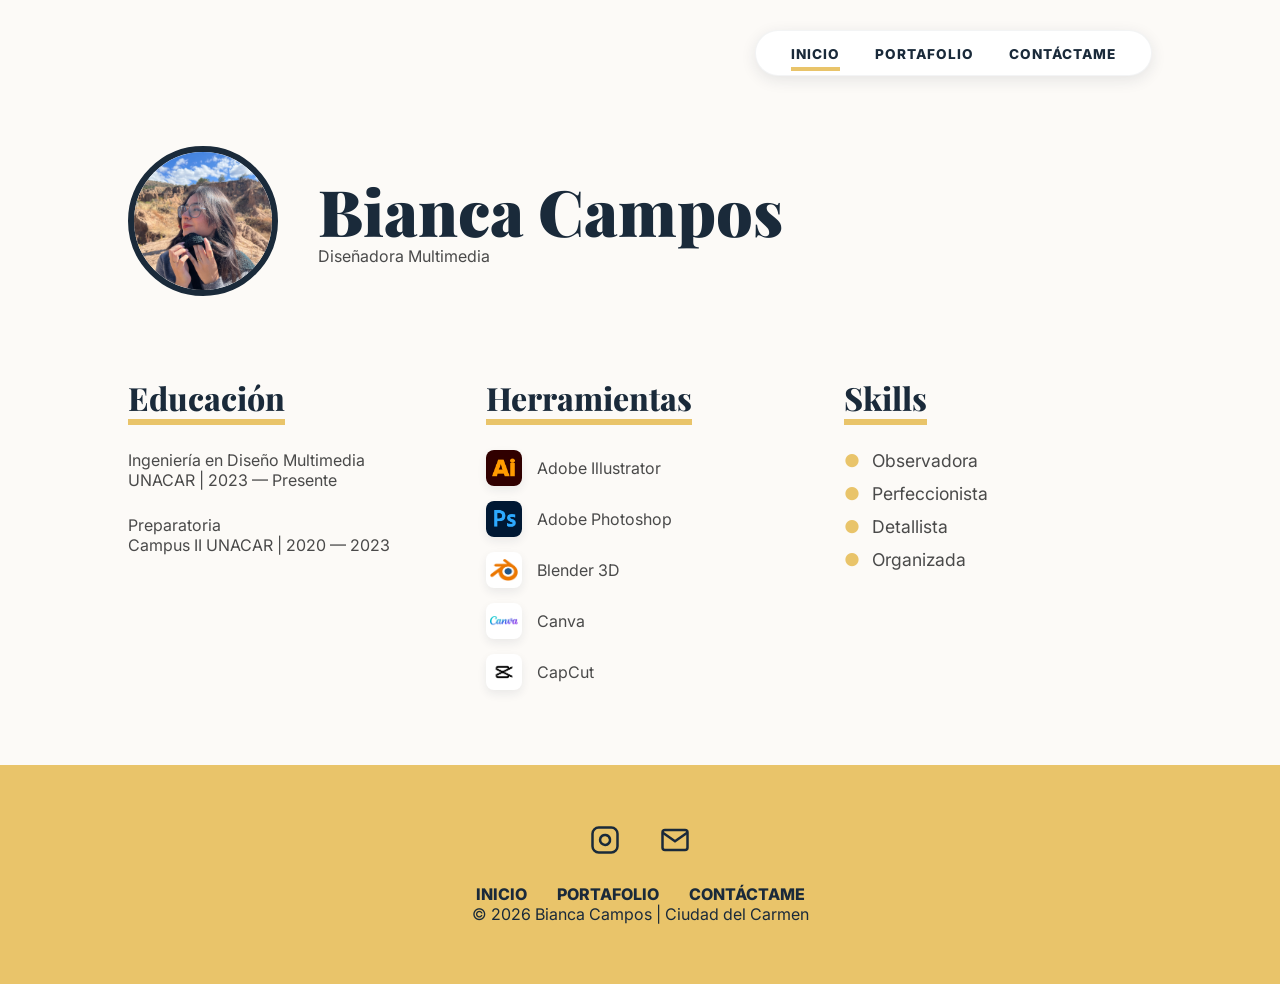
<file: index.html>
<!DOCTYPE html>
<html lang="es">
<head>
    <meta charset="UTF-8">
    <meta name="viewport" content="width=device-width, initial-scale=1.0">
    <title>CV Bianca Campos</title>
    <link rel="stylesheet" href="css/styles.css">
    <link href="https://fonts.googleapis.com/css2?family=Playfair+Display:wght@800;900&family=Inter:wght@400;700;800&display=swap" rel="stylesheet">
</head>
<body>

    <header class="header-main">
        <nav class="nav-oval">
            <ul class="nav-links">
                <li><a href="index.html" class="active">INICIO</a></li>
                <li><a href="portafolio.html">PORTAFOLIO</a></li>
                <li><a href="contacto.html">CONTÁCTAME</a></li>
            </ul>
        </nav>
    </header>

    <main>
        <section class="hero-minimal">
            <div class="hero-perfil">
                <div class="foto-circulo">
                    <img src="img/foto_perfil.jpeg" alt="Bianca Campos">
                </div>
                <div class="hero-texto">
                    <h1>Bianca Campos</h1>
                    <p class="tagline">Diseñadora Multimedia</p>
                </div>
            </div>
        </section>

       <section class="info-columns">
            <div class="column">
                <h2 class="col-title">Educación</h2>
                <div class="info-item">
                    <p class="highlight">Ingeniería en Diseño Multimedia</p>
                    <p>UNACAR | 2023 — Presente</p>
                </div>
                <div class="info-item">
                    <p class="highlight">Preparatoria</p>
                    <p>Campus II UNACAR | 2020 — 2023</p>
                </div>
            </div>

            <div class="column">
                <h2 class="col-title">Herramientas</h2>
                
                <div class="tool-item">
                    <div class="tool-icon icono-lleno">
                        <img src="img/ai_logo.png" alt="Illustrator">
                    </div>
                    <p>Adobe Illustrator</p>
                </div>

                <div class="tool-item">
                    <div class="tool-icon icono-lleno">
                        <img src="img/ps_logo.png" alt="Photoshop">
                    </div>
                    <p>Adobe Photoshop</p>
                </div>

                <div class="tool-item">
                    <div class="tool-icon">
                        <img src="img/blender_logo.png" alt="Blender">
                    </div>
                    <p>Blender 3D</p>
                </div>

                <div class="tool-item">
                    <div class="tool-icon">
                        <img src="img/canva_logo.png" alt="Canva">
                    </div>
                    <p>Canva</p>
                </div>

                <div class="tool-item">
                    <div class="tool-icon">
                        <img src="img/capcut_logo.jpg" alt="CapCut">
                    </div>
                    <p>CapCut</p>
                </div>
            </div>
            
            <div class="column">
                <h2 class="col-title">Skills</h2>
                <ul class="skills-list">
                    <li>Observadora</li>
                    <li>Perfeccionista</li>
                    <li>Detallista</li>
                    <li>Organizada</li>
                </ul>
            </div>
        </section>
    </main>

    <footer class="site-footer">
        <div class="footer-container">
            <div class="social-icons">
                <a href="https://instagram.com/bicamps_" target="_blank" class="icon-link">
                    <svg width="30" height="30" viewBox="0 0 24 24" fill="none" stroke="currentColor" stroke-width="2"><rect x="2" y="2" width="20" height="20" rx="5" ry="5"></rect><path d="M16 11.37A4 4 0 1 1 12.63 8 4 4 0 0 1 16 11.37z"></path><line x1="17.5" y1="6.5" x2="17.51" y2="6.5"></line></svg>
                </a>
                <a href="mailto:binnie108@gmail.com" class="icon-link">
                    <svg width="30" height="30" viewBox="0 0 24 24" fill="none" stroke="currentColor" stroke-width="2"><path d="M4 4h16c1.1 0 2 .9 2 2v12c0 1.1-.9 2-2 2H4c-1.1 0-2-.9-2-2V6c0-1.1.9-2 2-2z"></path><polyline points="22,6 12,13 2,6"></polyline></svg>
                </a>
            </div>
            <nav class="footer-nav">
                <ul>
                    <li><a href="index.html">INICIO</a></li>
                    <li><a href="portafolio.html">PORTAFOLIO</a></li>
                    <li><a href="contacto.html">CONTÁCTAME</a></li>
                </ul>
            </nav>
            <p class="copyright">© 2026 Bianca Campos | Ciudad del Carmen</p>
        </div>
    </footer>

</body>
</html>
</file>
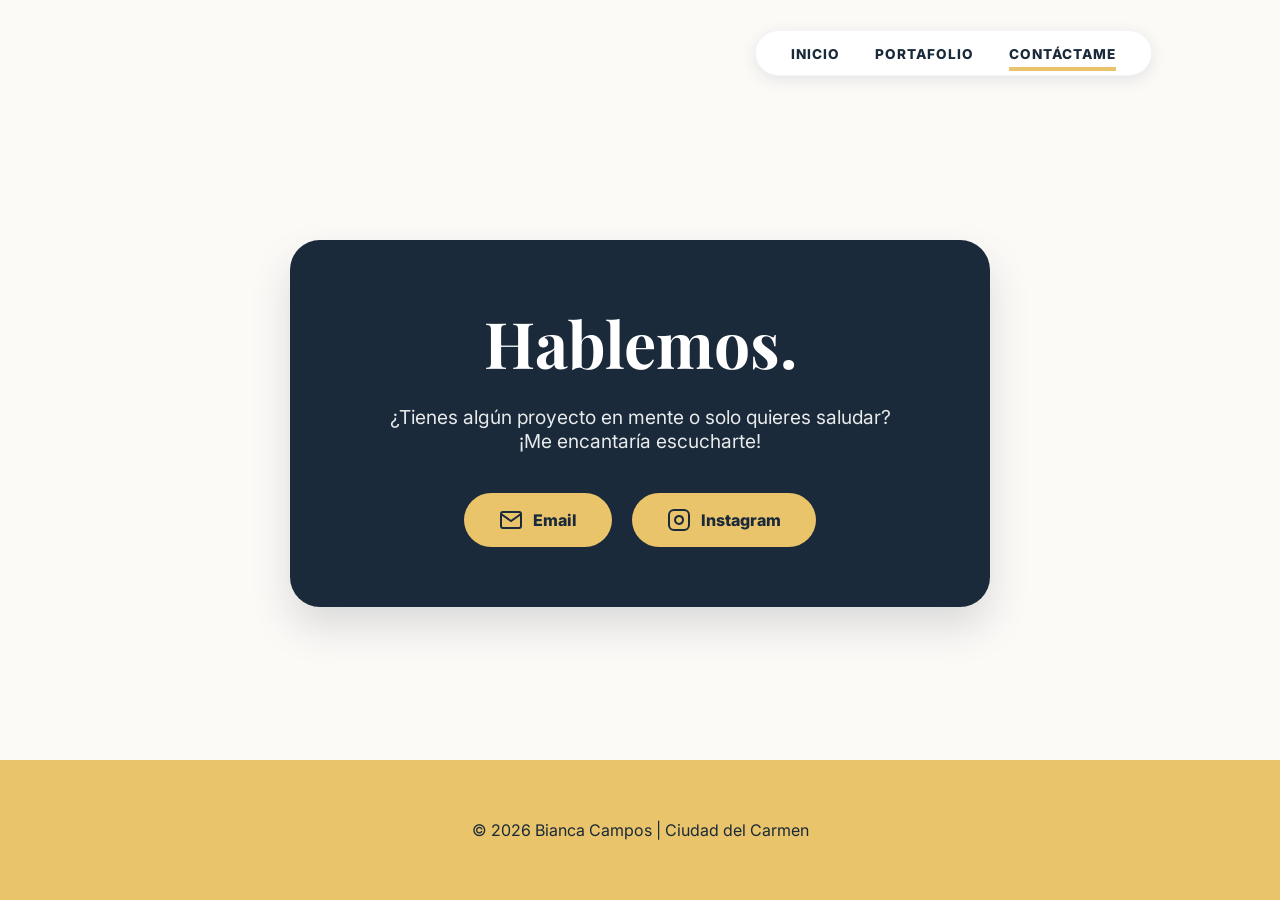
<file: contacto.html>
<!DOCTYPE html>
<html lang="es">
<head>
    <meta charset="UTF-8">
    <meta name="viewport" content="width=device-width, initial-scale=1.0">
    <title>Contacto | Bianca Campos</title>
    <link rel="stylesheet" href="css/styles.css?v=800">
    <link href="https://fonts.googleapis.com/css2?family=Playfair+Display:wght@900&family=Inter:wght@400;800&display=swap" rel="stylesheet">
</head>
<body>

    <header class="header-main">
        <nav class="nav-oval">
            <ul class="nav-links">
                <li><a href="index.html">INICIO</a></li>
                <li><a href="portafolio.html">PORTAFOLIO</a></li>
                <li><a href="contacto.html" class="active">CONTÁCTAME</a></li>
            </ul>
        </nav>
    </header>

    <main class="contacto-container">
        <div class="contacto-card">
            <h1>Hablemos.</h1>
            <p>¿Tienes algún proyecto en mente o solo quieres saludar? <br> ¡Me encantaría escucharte!</p>
            
            <div class="contacto-links">
                <a href="mailto:binnie108@gmail.com" class="btn-contacto">
                    <svg width="24" height="24" viewBox="0 0 24 24" fill="none" stroke="currentColor" stroke-width="2"><path d="M4 4h16c1.1 0 2 .9 2 2v12c0 1.1-.9 2-2 2H4c-1.1 0-2-.9-2-2V6c0-1.1.9-2 2-2z"></path><polyline points="22,6 12,13 2,6"></polyline></svg>
                    Email
                </a>
                <a href="https://instagram.com/bicamps_" target="_blank" class="btn-contacto">
                    <svg width="24" height="24" viewBox="0 0 24 24" fill="none" stroke="currentColor" stroke-width="2"><rect x="2" y="2" width="20" height="20" rx="5" ry="5"></rect><path d="M16 11.37A4 4 0 1 1 12.63 8 4 4 0 0 1 16 11.37z"></path><line x1="17.5" y1="6.5" x2="17.51" y2="6.5"></line></svg>
                    Instagram
                </a>
            </div>
        </div>
    </main>

    <footer class="site-footer">
        <p>© 2026 Bianca Campos | Ciudad del Carmen</p>
    </footer>

</body>
</html>
</file>
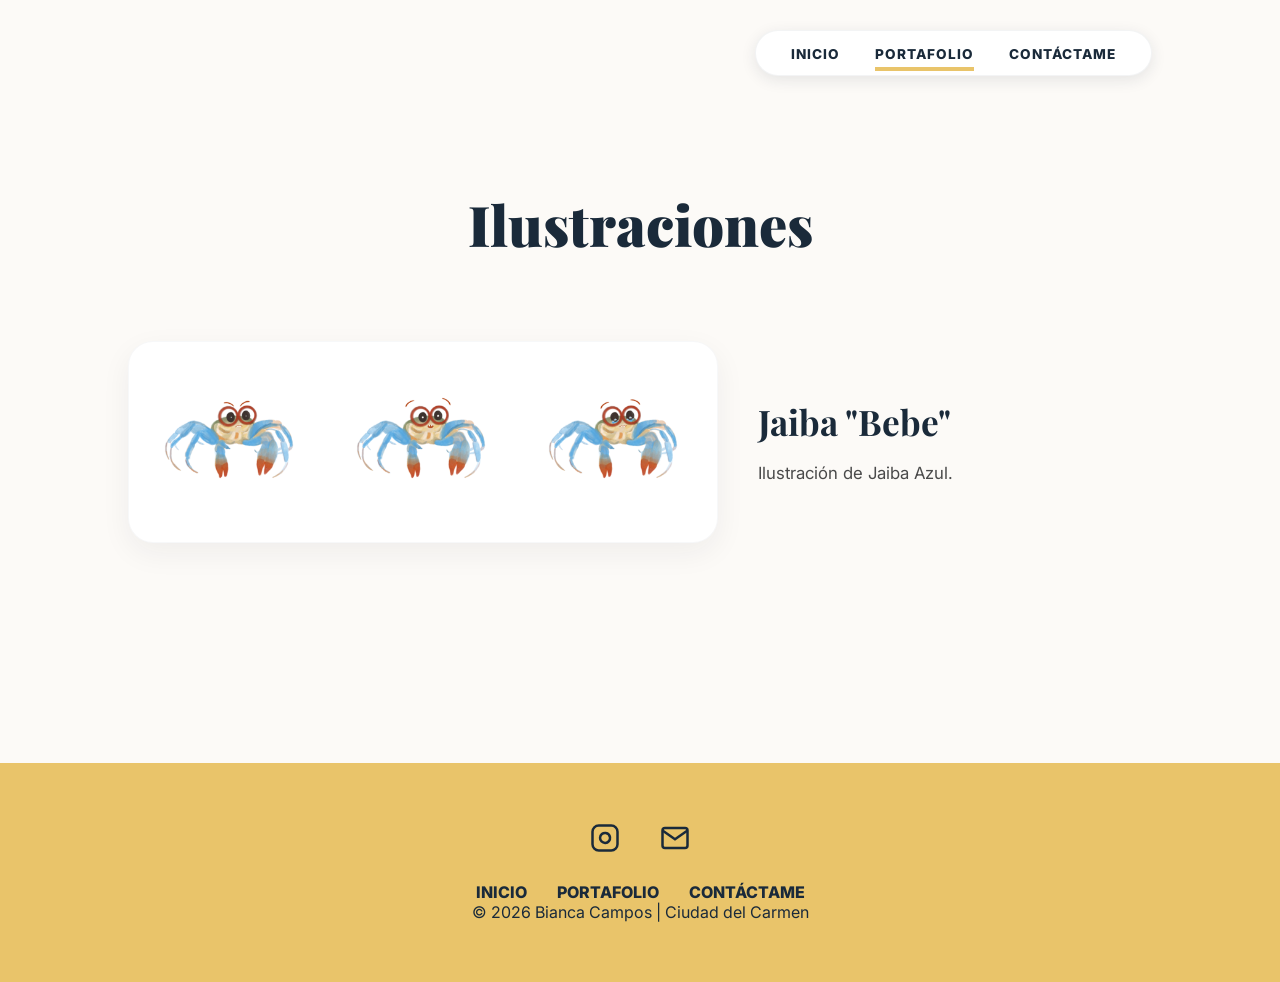
<file: ilustraciones.html>
<!DOCTYPE html>
<html lang="es">
<head>
    <meta charset="UTF-8">
    <meta name="viewport" content="width=device-width, initial-scale=1.0">
    <title>Ilustraciones | Bianca Campos</title>
    <link rel="stylesheet" href="css/styles.css">
    <link href="https://fonts.googleapis.com/css2?family=Playfair+Display:wght@800;900&family=Inter:wght@400;600;800&display=swap" rel="stylesheet">
</head>
<body>

    <header class="header-main">
        <nav class="nav-oval">
            <ul class="nav-links">
                <li><a href="index.html">INICIO</a></li>
                <li><a href="portafolio.html" class="active">PORTAFOLIO</a></li>
                <li><a href="contacto.html">CONTÁCTAME</a></li>
            </ul>
        </nav>
    </header>

   <main class="project-detail-container">
    
    <header class="portfolio-section-header-clean">
        <h1>Ilustraciones</h1>
    </header>

    <section class="project-showcase">

     <article class="project-block-compact">
    <div class="compact-triptych">
        <div class="triptych-frame"><img src="img/jaiba_enojada.png" alt="Cangrejo 1"></div>
        <div class="triptych-frame"><img src="img/jaiba_sorprendida.png" alt="Cangrejo 2"></div>
        <div class="triptych-frame"><img src="img/jaiba_triste.png" alt="Cangrejo 3"></div>
    </div>

    <div class="project-text-side">
        <h2>Jaiba "Bebe"</h2>
        <p>Ilustración de Jaiba Azul.</p>
    </div>
</article>

        </section>
</main>

    <footer class="site-footer">
        <div class="footer-container">
            <div class="social-icons">
                <a href="https://instagram.com/bicamps_" target="_blank" class="icon-link"><svg width="30" height="30" viewBox="0 0 24 24" fill="none" stroke="currentColor" stroke-width="2"><rect x="2" y="2" width="20" height="20" rx="5" ry="5"></rect><path d="M16 11.37A4 4 0 1 1 12.63 8 4 4 0 0 1 16 11.37z"></path><line x1="17.5" y1="6.5" x2="17.51" y2="6.5"></line></svg></a>
                <a href="mailto:binnie108@gmail.com" class="icon-link"><svg width="30" height="30" viewBox="0 0 24 24" fill="none" stroke="currentColor" stroke-width="2"><path d="M4 4h16c1.1 0 2 .9 2 2v12c0 1.1-.9 2-2 2H4c-1.1 0-2-.9-2-2V6c0-1.1.9-2 2-2z"></path><polyline points="22,6 12,13 2,6"></polyline></svg></a>
            </div>
            <nav class="footer-nav">
                <ul>
                    <li><a href="index.html">INICIO</a></li>
                    <li><a href="portafolio.html">PORTAFOLIO</a></li>
                    <li><a href="contacto.html">CONTÁCTAME</a></li>
                </ul>
            </nav>
            <p class="copyright">© 2026 Bianca Campos | Ciudad del Carmen</p>
        </div>
    </footer>

</body>
</html>
</file>
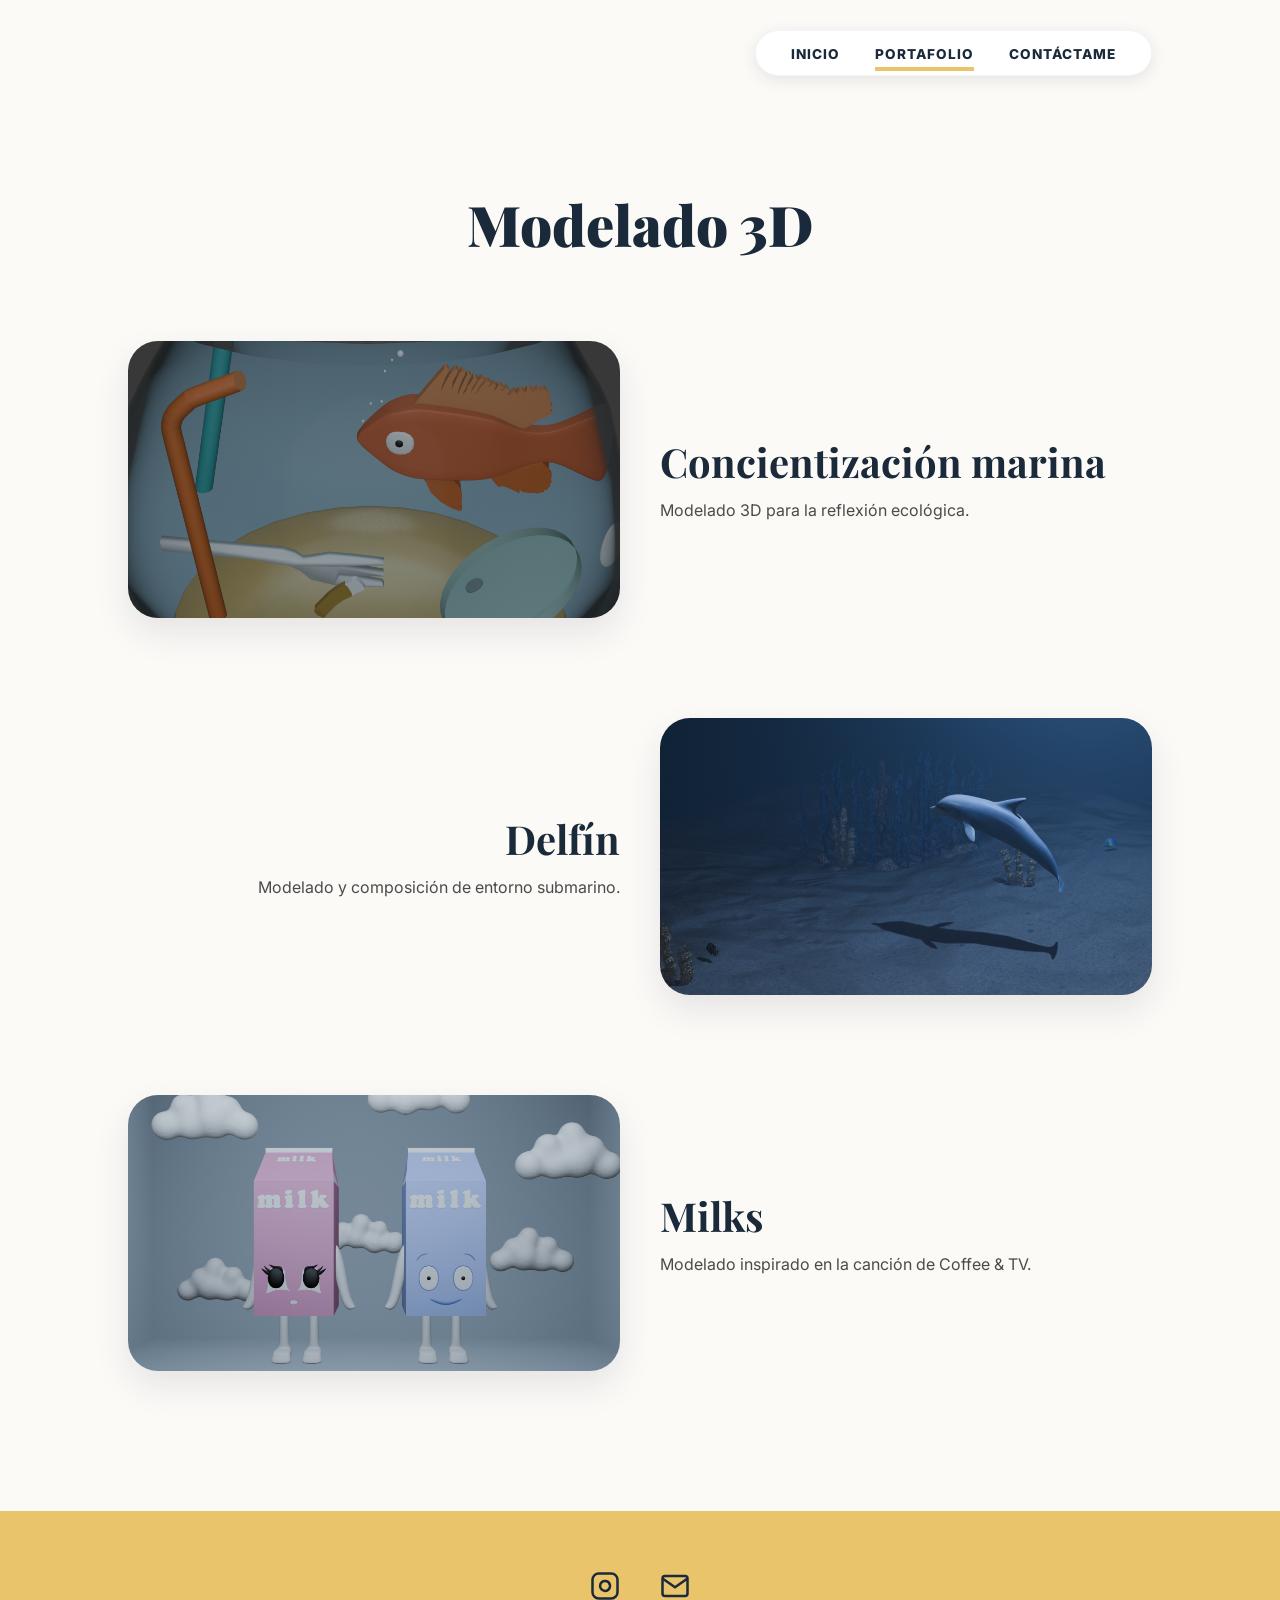
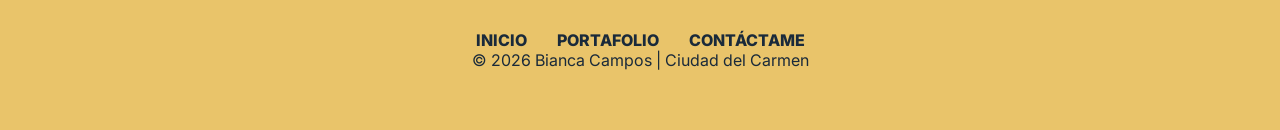
<file: modelado3d.html>
<!DOCTYPE html>
<html lang="es">
<head>
    <meta charset="UTF-8">
    <meta name="viewport" content="width=device-width, initial-scale=1.0">
    <title>Modelado 3D | Bianca Campos</title>
    <link rel="stylesheet" href="css/styles.css">
    <link href="https://fonts.googleapis.com/css2?family=Playfair+Display:wght@800;900&family=Inter:wght@400;600;800&display=swap" rel="stylesheet">
</head>
<body>

    <header class="header-main">
        <nav class="nav-oval">
            <ul class="nav-links">
                <li><a href="index.html">INICIO</a></li>
                <li><a href="portafolio.html" class="active">PORTAFOLIO</a></li>
                <li><a href="contacto.html">CONTÁCTAME</a></li>
            </ul>
        </nav>
    </header>

   <main class="project-detail-container">
    
    <header class="portfolio-section-header-clean">
        <h1>Modelado 3D</h1>
    </header>

    <section class="project-showcase">

        <article class="project-block">
            <div class="project-image-frame">
                <img src="img/pecera_glob.png" alt="Proyecto 1">
            </div>
            <div class="project-text-content">
                <h2>Concientización marina</h2>
                <p>Modelado 3D para la reflexión ecológica.</p>
            </div>
        </article>

        <article class="project-block">
            <div class="project-image-frame">
                <img src="img/delfin.png" alt="Proyecto 2">
            </div>
            <div class="project-text-content">
                <h2>Delfín</h2>
                <p>Modelado y composición de entorno submarino.</p>
            </div>
        </article>

        <article class="project-block">
            <div class="project-image-frame">
                <img src="img/milks.png" alt="Proyecto 2">
            </div>
            <div class="project-text-content">
                <h2>Milks</h2>
                <p>Modelado inspirado en la canción de Coffee & TV.</p>
            </div>
        </article>

        </section>
</main>

    <footer class="site-footer">
        <div class="footer-container">
            <div class="social-icons">
                <a href="https://instagram.com/bicamps_" target="_blank" class="icon-link"><svg width="30" height="30" viewBox="0 0 24 24" fill="none" stroke="currentColor" stroke-width="2"><rect x="2" y="2" width="20" height="20" rx="5" ry="5"></rect><path d="M16 11.37A4 4 0 1 1 12.63 8 4 4 0 0 1 16 11.37z"></path><line x1="17.5" y1="6.5" x2="17.51" y2="6.5"></line></svg></a>
                <a href="mailto:binnie108@gmail.com" class="icon-link"><svg width="30" height="30" viewBox="0 0 24 24" fill="none" stroke="currentColor" stroke-width="2"><path d="M4 4h16c1.1 0 2 .9 2 2v12c0 1.1-.9 2-2 2H4c-1.1 0-2-.9-2-2V6c0-1.1.9-2 2-2z"></path><polyline points="22,6 12,13 2,6"></polyline></svg></a>
            </div>
            <nav class="footer-nav">
                <ul>
                    <li><a href="index.html">INICIO</a></li>
                    <li><a href="portafolio.html">PORTAFOLIO</a></li>
                    <li><a href="contacto.html">CONTÁCTAME</a></li>
                </ul>
            </nav>
            <p class="copyright">© 2026 Bianca Campos | Ciudad del Carmen</p>
        </div>
    </footer>

</body>
</html>
</file>
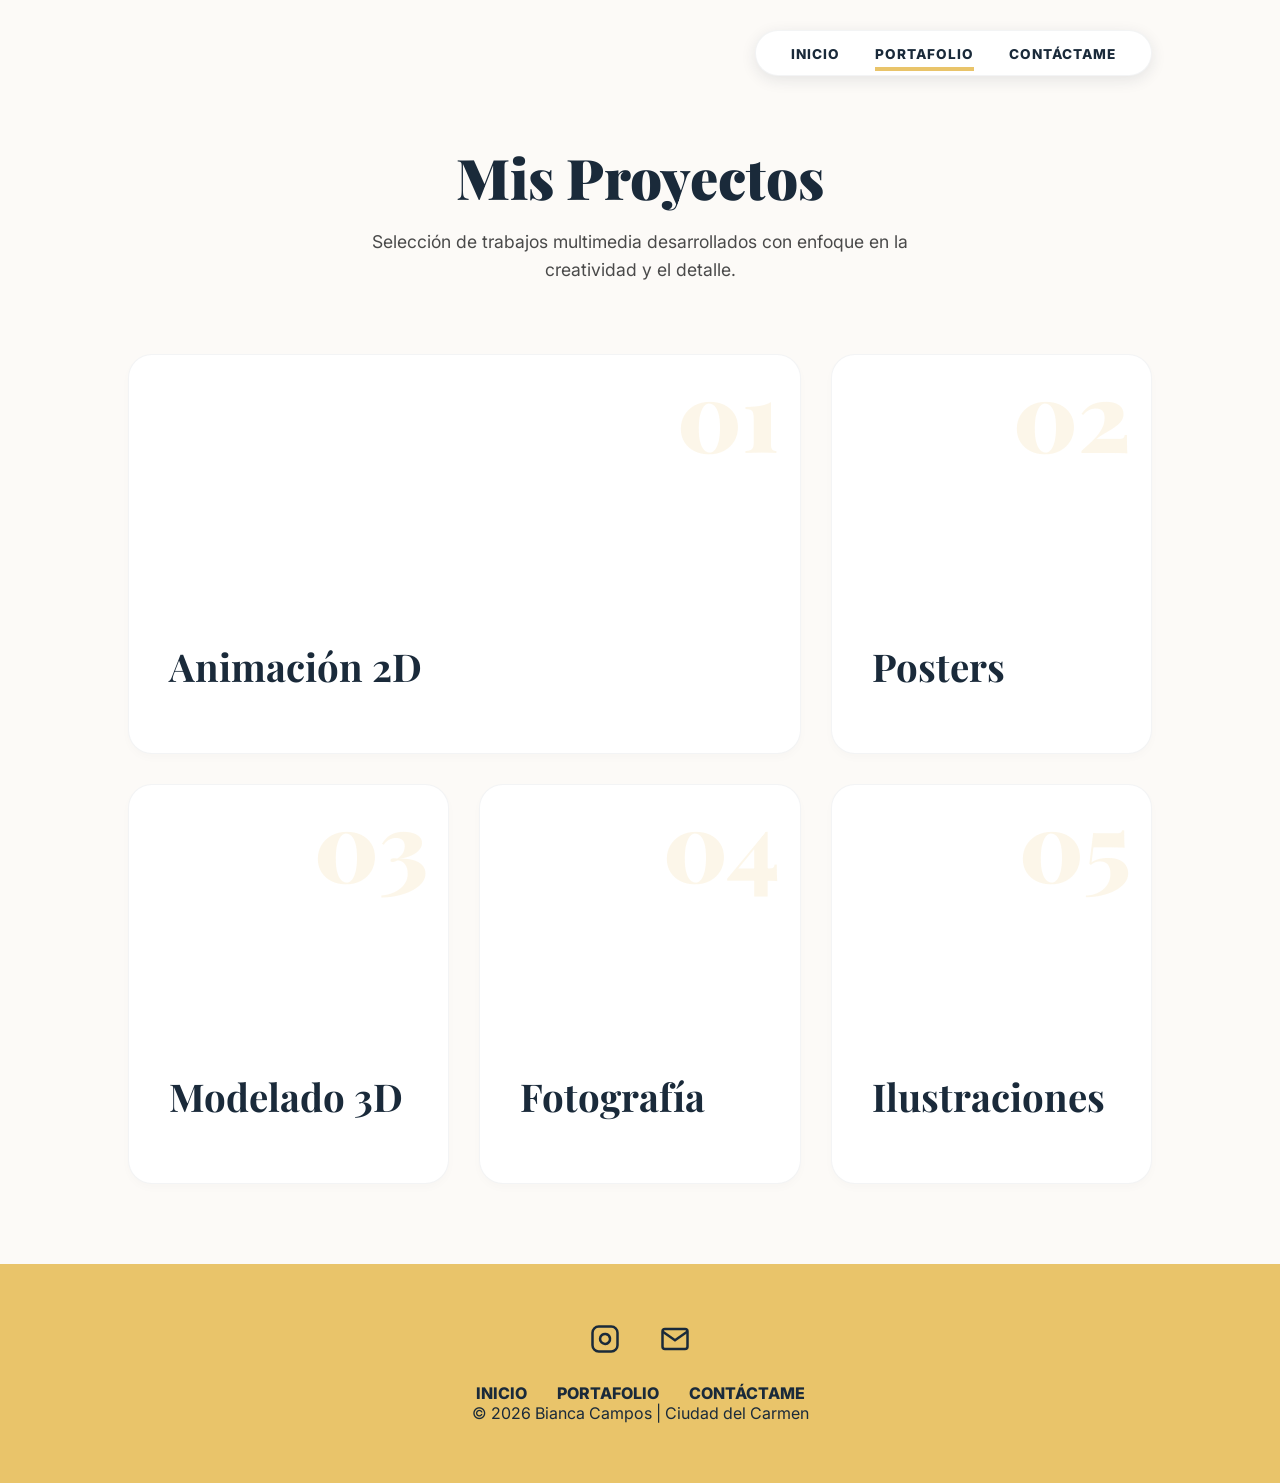
<file: portafolio.html>
<!DOCTYPE html>
<html lang="es">
<head>
    <meta charset="UTF-8">
    <meta name="viewport" content="width=device-width, initial-scale=1.0">
    <title>Portafolio | Bianca Campos</title>
    <link rel="stylesheet" href="css/styles.css?v=3">
    <link href="https://fonts.googleapis.com/css2?family=Playfair+Display:wght@800;900&family=Inter:wght@400;600;800&display=swap" rel="stylesheet">
</head>
<body>

   <header class="header-main">
    <nav class="nav-oval">
        <ul class="nav-links">
            <li><a href="index.html">INICIO</a></li>
            <li><a href="portafolio.html" class="active" >PORTAFOLIO</a></li>
            <li><a href="contacto.html">CONTÁCTAME</a></li>
        </ul>
    </nav>
</header>

       <header class="portfolio-header-galeria">
    <h1>Mis Proyectos</h1>
    <p>Selección de trabajos multimedia desarrollados con enfoque en la creatividad y el detalle.</p>
</header>

        <section class="bento-wrapper">
            <div class="bento-grid">
                
                <a href="animacion2d.html" class="bento-card">
                    <span class="giant-num">01</span>
                    <div class="card-info">
                        <h3>Animación 2D</h3>
                        <p class="view-project">Ver proyectos <span>→</span></p>
                    </div>
                </a>
                
                <a href="posters.html" class="bento-card">
                    <span class="giant-num">02</span>
                    <div class="card-info">
                        <h3>Posters</h3>
                        <p class="view-project">Ver proyectos <span>→</span></p>
                    </div>
                </a>
                
                <a href="modelado3d.html" class="bento-card">
                    <span class="giant-num">03</span>
                    <div class="card-info">
                        <h3>Modelado 3D</h3>
                        <p class="view-project">Ver proyectos <span>→</span></p>
                    </div>
                </a>
                
                <a href="fotografia.html" class="bento-card">
                    <span class="giant-num">04</span>
                    <div class="card-info">
                        <h3>Fotografía</h3>
                        <p class="view-project">Ver proyectos <span>→</span></p>
                    </div>
                </a>
                
                <a href="ilustraciones.html" class="bento-card">
                    <span class="giant-num">05</span>
                    <div class="card-info">
                        <h3>Ilustraciones</h3>
                        <p class="view-project">Ver proyectos <span>→</span></p>
                    </div>
                </a>

            </div>
        </section>

    </main>

    <footer class="site-footer">
        <div class="footer-container">
            <div class="social-icons">
                <a href="https://instagram.com/bicamps_" target="_blank" class="icon-link">
                    <svg width="30" height="30" viewBox="0 0 24 24" fill="none" stroke="currentColor" stroke-width="2"><rect x="2" y="2" width="20" height="20" rx="5" ry="5"></rect><path d="M16 11.37A4 4 0 1 1 12.63 8 4 4 0 0 1 16 11.37z"></path><line x1="17.5" y1="6.5" x2="17.51" y2="6.5"></line></svg>
                </a>
                <a href="mailto:binnie108@gmail.com" class="icon-link">
                    <svg width="30" height="30" viewBox="0 0 24 24" fill="none" stroke="currentColor" stroke-width="2"><path d="M4 4h16c1.1 0 2 .9 2 2v12c0 1.1-.9 2-2 2H4c-1.1 0-2-.9-2-2V6c0-1.1.9-2 2-2z"></path><polyline points="22,6 12,13 2,6"></polyline></svg>
                </a>
            </div>
            <nav class="footer-nav">
                <ul>
                    <li><a href="index.html">INICIO</a></li>
                    <li><a href="portafolio.html">PORTAFOLIO</a></li>
                    <li><a href="contacto.html">CONTÁCTAME</a></li>
                </ul>
            </nav>
            <p class="copyright">© 2026 Bianca Campos | Ciudad del Carmen</p>
        </div>
    </footer>

    </body>
</html>
</file>
<file: css/styles.css>
:root {
    --bg-color: #fcfaf7;      /* Cremita Hueso */
    --azul-petroleo: #1a2a3a; /* Azul Fuerte */
    --amarillo: #e9c46a;      /* Amarillo Mostaza */
    --texto-gris: #4a4a4a;    
    --blanco: #ffffff;
}

* {
    margin: 0;
    padding: 0;
    box-sizing: border-box;
}

body {
    background-color: var(--bg-color);
    color: var(--texto-gris);
    font-family: 'Inter', sans-serif;
    display: flex;
    flex-direction: column;
    min-height: 100vh;
}

main { flex-grow: 1; }

/* MENÚ OVALADO */
.header-main {
    padding: 30px 10% 10px 10%;
    display: flex;
    justify-content: flex-end;
    top: 0;
    z-index: 1000;
}

.nav-oval {
    background-color: var(--blanco);
    padding: 12px 35px;
    border-radius: 50px;
    box-shadow: 0 4px 15px rgba(26, 42, 58, 0.1);
    border: 1px solid rgba(26, 42, 58, 0.05);
}

.nav-links {
    list-style: none;
    display: flex;
    gap: 35px;
}

.nav-links a {
    text-decoration: none;
    color: var(--azul-petroleo);
    font-weight: 800;
    font-size: 0.85rem;
    letter-spacing: 1px;
    padding: 5px 0;
    transition: 0.3s;
}

.nav-links a.active, .nav-links a:hover {
    border-bottom: 4px solid var(--amarillo);
}

/* --- HERO (INICIO) --- */
.hero-minimal { padding: 60px 10%; }
.hero-perfil { display: flex; align-items: center; gap: 40px; }


/* --- CÍRCULO Y FOTO DE PERFIL --- */
.foto-circulo {
    width: 150px;
    height: 150px;
    border-radius: 50%;
    background-color: #ddd;
    border: 6px solid var(--azul-petroleo);
    flex-shrink: 0;
    overflow: hidden; 
    display: flex;
    align-items: center;
    justify-content: center;
}

.foto-circulo img {
    width: 100%;
    height: 100%;
    object-fit: cover;
}

.hero-texto h1 {
    font-family: 'Playfair Display', serif;
    font-size: 4rem;
    font-weight: 900;
    color: var(--azul-petroleo);
    line-height: 1.1;
}

/* FRANJAS AMARILLAS BAJO TÍTULOS */
.col-title, .portfolio-header h1 {
    font-family: 'Playfair Display', serif;
    font-size: 2rem;
    font-weight: 800;
    color: var(--azul-petroleo);
    margin-bottom: 25px;
    border-bottom: 6px solid var(--amarillo);
    display: inline-block;
}

/* --- COLUMNAS (3 COL) */
.info-columns {
    display: grid;
    grid-template-columns: repeat(3, 1fr);
    gap: 50px;
    padding: 20px 10% 60px 10%;
}

/* ESPACIO PARA EDUCACIÓN */
.info-item {
    margin-bottom: 25px; 
}

/* HERRAMIENTAS  */
.tool-item { 
    display: flex; 
    align-items: center; 
    gap: 15px; 
    margin-bottom: 15px; 
}


.tool-icon {
    width: 36px;  
    height: 36px; 
    background-color: var(--blanco); /* Fondo blanco */
    border-radius: 8px; 
    display: flex;
    align-items: center;
    justify-content: center;
    box-shadow: 0 4px 10px rgba(26, 42, 58, 0.08); 
    overflow: hidden; 
    flex-shrink: 0; 
    padding: 4px; 
}

.tool-icon img {
    width: 100%; 
    height: 100%; 
    object-fit: contain; 
    display: block; 
}


.tool-icon.icono-lleno {
    padding: 0; 
    background-color: transparent; 
}

.tool-icon.icono-lleno img {
    object-fit: cover; 
}


/* --- SKILLS EN LISTA --- */
.skills-list {
    list-style: none;
    display: flex;
    flex-direction: column;
    gap: 12px;
}

.skills-list li {
    font-size: 1.1rem;
    display: flex;
    align-items: center;
}

.skills-list li::before {
    content: "●";
    color: var(--amarillo);
    margin-right: 12px;
}

/* HEADER GALERÍA  */
.portfolio-header-galeria {
    text-align: center;
    margin-top: 60px; 
    margin-bottom: 70px;
    padding: 0 10%;
}

.portfolio-header-galeria h1 {
    font-family: 'Playfair Display', serif;
    font-size: 3.5rem; 
    font-weight: 900; 
    color: var(--azul-petroleo);
    margin-bottom: 20px;
    line-height: 1.1;
}

.portfolio-header-galeria p {
    font-size: 1.1rem;
    color: var(--texto-gris);
    max-width: 600px;
    margin: 0 auto;
    line-height: 1.6;
}

/* PORTAFOLIO BENTO GRID (ASIMÉTRICO)  */
.portfolio-container { 
    padding: 40px 0; 
}

.portfolio-header { 
    padding: 0 10%; 
    margin-bottom: 40px; 
}

.bento-wrapper {
    width: 100%;
}

.bento-grid {
    display: grid;
    grid-template-columns: repeat(3, 1fr); /* 3 columnas iguales */
    gap: 30px;
    padding: 0 10% 80px 10%; 
}

/* La Tarjeta Base */
.bento-card {
    min-height: 400px; 
    background-color: var(--blanco);
    border: 1px solid rgba(26, 42, 58, 0.05);
    border-radius: 24px;
    text-decoration: none;
    position: relative;
    overflow: hidden;
    display: flex;
    flex-direction: column;
    justify-content: flex-end;
    padding: 40px;
    transition: all 0.4s cubic-bezier(0.25, 0.8, 0.25, 1);
    box-shadow: 0 4px 10px rgba(0,0,0,0.02);
}


.bento-card:nth-child(1) {
    grid-column: span 2;
}

.bento-card:nth-child(2),
.bento-card:nth-child(3),
.bento-card:nth-child(4),
.bento-card:nth-child(5) {
    grid-column: span 1;
}


.giant-num {
    position: absolute;
    top: 10px; 
    right: 20px; 
    font-family: 'Playfair Display', serif;
    font-size: 6rem; 
    font-weight: 900;
    color: rgba(233, 196, 106, 0.15); 
    transition: all 0.5s ease;
    line-height: 1;
    z-index: 1;
    pointer-events: none; 
}


.card-info {
    position: relative;
    z-index: 2;
}

.bento-card h3 {
    font-family: 'Playfair Display', serif;
    font-size: 2.4rem; 
    color: var(--azul-petroleo);
    line-height: 1.1;
    margin-bottom: 10px;
    transition: color 0.4s ease;
}


.view-project {
    color: var(--amarillo);
    font-weight: 800;
    font-size: 0.85rem;
    text-transform: uppercase;
    letter-spacing: 2px;
    opacity: 0;
    transform: translateY(15px); 
    transition: all 0.4s ease;
    display: flex;
    align-items: center;
    gap: 8px;
}


.bento-card:hover {
    background-color: var(--azul-petroleo);
    transform: translateY(-10px);
    box-shadow: 0 25px 50px rgba(26, 42, 58, 0.2);
    border-color: var(--azul-petroleo);
}

.bento-card:hover h3 {
    color: var(--blanco);
}

.bento-card:hover .giant-num {
    color: rgba(255, 255, 255, 0.05); 
    transform: scale(1.1) rotate(-5deg); 
}

.bento-card:hover .view-project {
    opacity: 1;
    transform: translateY(0); 
}


@media (max-width: 900px) {
    .bento-grid {
        grid-template-columns: 1fr; 
    }
    .bento-card:nth-child(1) {
        grid-column: span 1; 
    }
}

/* --- FOOTER AMARILLO --- */
.site-footer {
    background-color: var(--amarillo);
    color: var(--azul-petroleo);
    padding: 60px 10%;
    text-align: center;
}

.footer-nav ul {
    list-style: none;
    display: flex;
    justify-content: center;
    gap: 30px;
    margin-top: 20px;
}

.footer-nav a {
    color: var(--azul-petroleo);
    text-decoration: none;
    font-weight: 800;
}


.footer-nav a:hover {
    color: var(--blanco);
}

.icon-link svg { stroke: var(--azul-petroleo); }

@media (max-width: 768px) {
    .info-columns, .projects-grid { grid-template-columns: 1fr; }
    .hero-perfil { flex-direction: column; text-align: center; }
}

/*  DISEÑO DE CONTACTO ESTÉTICO  */
.contacto-container {
    display: flex;
    justify-content: center;
    align-items: center;
    padding: 80px 10%;
    min-height: 60vh;
}

.contacto-card {
    background-color: var(--azul-petroleo); 
    color: white;
    padding: 60px;
    border-radius: 30px;
    text-align: center;
    max-width: 700px;
    width: 100%;
    box-shadow: 0 20px 40px rgba(26, 42, 58, 0.15);
}

.contacto-card h1 {
    font-family: 'Playfair Display', serif;
    font-size: 4rem;
    margin-bottom: 20px;
    color: var(--blanco);
}

.contacto-card p {
    font-size: 1.2rem;
    opacity: 0.9;
    margin-bottom: 40px;
}

.contacto-links {
    display: flex;
    justify-content: center;
    gap: 20px;
}

.btn-contacto {
    background-color: var(--amarillo);
    color: var(--azul-petroleo);
    text-decoration: none;
    padding: 15px 35px;
    border-radius: 50px;
    font-weight: 800;
    display: flex;
    align-items: center;
    gap: 10px;
    transition: transform 0.3s ease;
}

.btn-contacto:hover {
    transform: scale(1.05);
    background-color: var(--blanco);
}

.btn-contacto svg {
    stroke: var(--azul-petroleo);
}

/* Ajuste del Footer en contacto */
.contacto-container + .site-footer {
    margin-top: 0;
}

/* ICONOS REDES SOCIALES */
.social-icons {
    display: flex;
    justify-content: center;
    gap: 40px; 
    margin-bottom: 25px; 
}


.icon-link {
    transition: transform 0.3s ease;
}

.icon-link:hover {
    transform: translateY(-5px); 
}

/* CORRECCIÓN DE GALERÍA */


.project-detail-container {
    padding: 0 10% 100px 10%;
    width: 100%;
}


.portfolio-section-header-clean {
    text-align: center;
    width: 100%;
    margin-top: 100px;
    margin-bottom: 80px;
}

.portfolio-section-header-clean h1 {
    font-family: 'Playfair Display', serif;
    font-size: 3.5rem;
    font-weight: 900;
    color: var(--azul-petroleo);
    display: block; 
}

.project-showcase {
    display: flex;
    flex-direction: column;
    gap: 60px; 
    width: 100%;
    max-width: 1100px;
    margin: 0 auto;
}
/* ALINEACIÓN CORREGIDA PARA FOTOGRAFÍA */

.project-block {
    display: grid;
    grid-template-columns: 1fr 1fr; 
    gap: 40px; 
    align-items: center;
    margin-bottom: 40px; 
}

.project-block:nth-child(odd) {
    text-align: left;
}


.project-block:nth-child(even) {
    text-align: right; 
}


.project-block:nth-child(even) .project-image-frame {
    grid-column: 2;
}

.project-block:nth-child(even) .project-text-content {
    grid-column: 1; 
    grid-row: 1;  
}

/* MARCO DE LA FOTO */
.project-image-frame {
    width: 100%;
    max-width: 500px; 
    border-radius: 30px;
    overflow: hidden;
    box-shadow: 0 15px 35px rgba(26, 42, 58, 0.1);
}

.project-image-frame img {
    width: 100%;
    height: auto;
    display: block;
}

/* TEXTO DEL PROYECTO */
.project-text-content {
    display: flex;
    flex-direction: column;
    justify-content: center;
}

.project-text-content h2 {
    font-family: 'Playfair Display', serif;
    font-size: 2.5rem;
    color: var(--azul-petroleo);
    margin-bottom: 10px;
}

.project-text-content p {
    font-size: 1rem;
    color: var(--texto-gris);
    line-height: 1.6;
}


/* Para pantallas de celular */
@media (max-width: 900px) {
    .project-block, .project-block:nth-child(even) {
        grid-template-columns: 1fr;
        direction: ltr;
        gap: 40px;
    }
    .portfolio-section-header-clean { margin-top: 60px; }
}

/*  DISEÑO TRÍPTICO  */

.project-block-compact {
    display: grid;
    grid-template-columns: 1.2fr 0.8fr; 
    gap: 40px; 
    align-items: center;
    width: 100%;
    max-width: 1100px;
    margin: 0 auto 120px auto;
}

/* Contenedor de las 3 fotos juntas */
.compact-triptych {
    display: grid;
    grid-template-columns: repeat(3, 1fr);
    gap: 8px; 
    background-color: var(--blanco);
    padding: 10px;
    border-radius: 25px;
    box-shadow: 0 10px 30px rgba(26, 42, 58, 0.06);
    border: 1px solid rgba(26, 42, 58, 0.03);
}

.triptych-frame {
    height: 180px; 
    overflow: hidden;
    border-radius: 15px; 
}

.triptych-frame img {
    width: 100%;
    height: 100%;
    object-fit: cover;
    display: block;
    transition: transform 0.4s ease;
}

/* Efecto hover individual */
.triptych-frame:hover img {
    transform: scale(1.1);
}

/* Alineación del texto al lado */
.project-text-side {
    text-align: left;
}

.project-text-side h2 {
    font-family: 'Playfair Display', serif;
    font-size: 2.2rem;
    color: var(--azul-petroleo);
    margin-bottom: 15px;
}

.project-text-side p {
    font-size: 1.05rem;
    line-height: 1.6;
    color: var(--texto-gris);
    max-width: 400px;
}

/* Zigzag opcional */
.project-block-compact:nth-child(even) {
    direction: rtl;
}
.project-block-compact:nth-child(even) .project-text-side {
    direction: ltr;
}

/* Ajuste para tablets/móvil */
@media (max-width: 900px) {
    .project-block-compact {
        grid-template-columns: 1fr;
        gap: 30px;
    }
    .compact-triptych {
        max-width: 500px;
        margin: 0 auto;
    }
}

/* AJUSTE ESPECÍFICO PARA VIDEOS */

.project-image-frame:has(video) {
    
    aspect-ratio: 16 / 9; 
    
    width: 100%;
    max-width: 550px; 
    
    background-color: #000; 
    overflow: hidden;
    border-radius: 20px;
    box-shadow: 0 10px 30px rgba(26, 42, 58, 0.1);
    justify-self: center; 
}

.project-video {
    width: 100%;
    height: 100%;
    display: block;
    object-fit: cover; 
}
</file>
